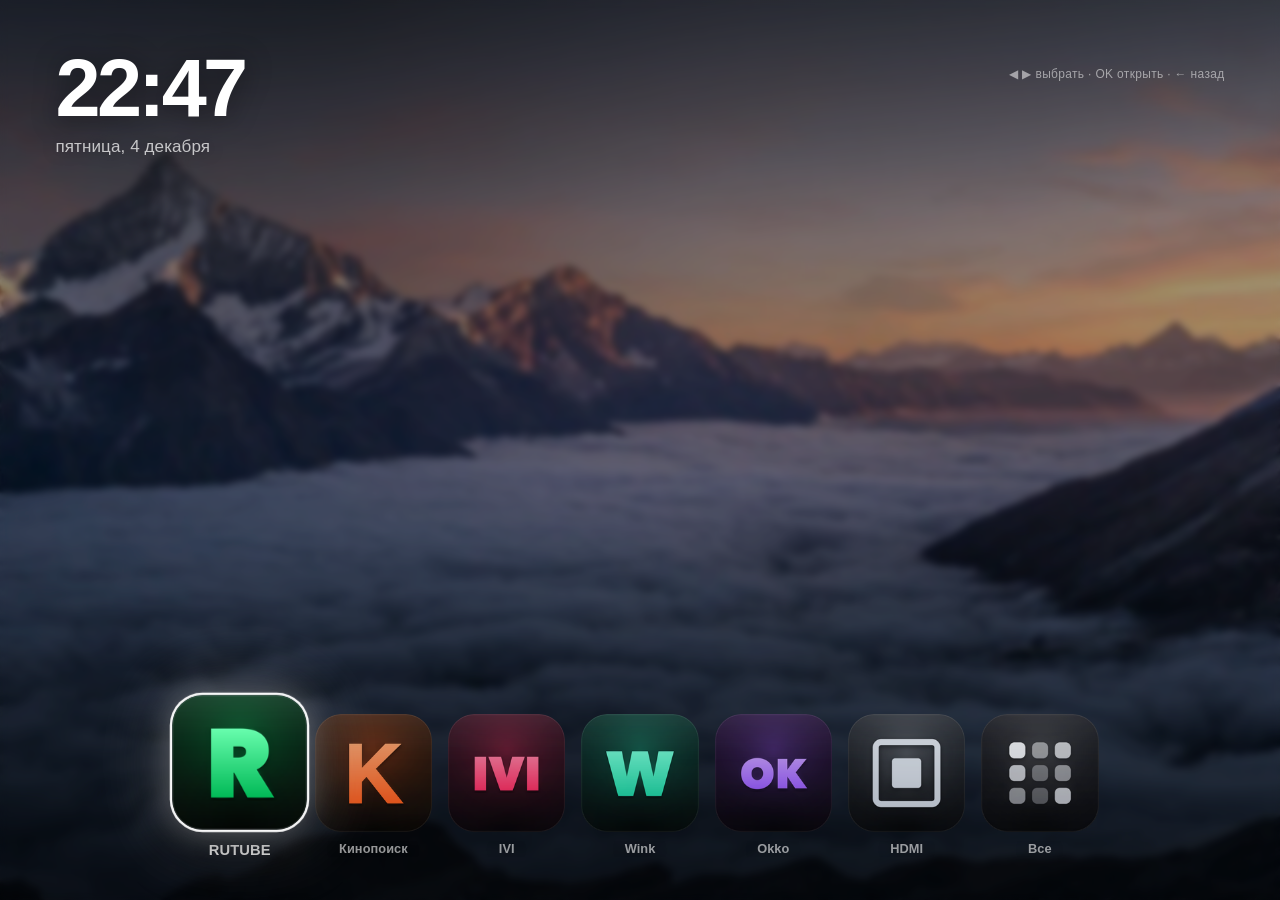
<file: launcher/AiTV/index.html>
<!DOCTYPE html>
<html lang="ru" class="prelayout">
<head>
    <meta charset="utf-8">
    <meta name="viewport" content="width=device-width, initial-scale=1, maximum-scale=1, user-scalable=no">
    <meta name="description" content="AiTV — минималистичный лаунчер для Samsung Tizen TV">
    <title>AiTV</title>
    <link rel="stylesheet" href="css/app.css">
</head>
<body class="booting">

    <!-- rotating nature wallpapers: two stacked layers cross-fading (A/B) -->
    <div class="wallpaper" id="wallpaper" aria-hidden="true">
        <div class="wp-layer" id="wpLayerA" style="background-image:url('wallpapers/01.jpg')"></div>
        <div class="wp-layer" id="wpLayerB"></div>
        <div class="wp-scrim"></div>
    </div>

    <!-- dim + blur veil, only over the wallpaper, below the UI -->
    <div class="dim" id="dim" aria-hidden="true"></div>

    <header class="topbar">
        <div class="clock-block">
            <div class="clock" id="clock">--:--</div>
            <div class="date" id="date"></div>
        </div>
        <div class="hint" id="hint">&#9664; &#9654; выбрать &middot; OK открыть &middot; &#8592; назад</div>
    </header>

    <!-- favourite apps dock, near the bottom, horizontally centred -->
    <section class="dock-wrap" aria-label="Избранное">
        <div class="dock" id="dock"></div>
    </section>

    <!-- full-screen "all apps" overlay -->
    <div class="overlay" id="overlay" aria-hidden="true">
        <div class="overlay-inner">
            <div class="overlay-head">
                <h1 class="overlay-title" id="overlayTitle">Все приложения</h1>
                <div class="hint hint-overlay" id="overlayHint">&#9664; &#9654; выбрать &middot; OK открыть &middot; &#8592; назад</div>
            </div>
            <div class="grid" id="grid"></div>
        </div>
    </div>

    <!-- transient messages (app not installed, HDMI, misconfigured id, ...) -->
    <div class="toast" id="toast" role="status" aria-live="polite"></div>

    <!-- black cover that fades away once the launcher is ready -->
    <div class="boot-veil" id="bootVeil"></div>

    <script src="js/config.js"></script>
    <script src="js/app.js"></script>
</body>
</html>
</file>
<file: launcher/AiTV/css/app.css>
/* ============================================================================
   AiTV — an Apple TV-flavoured launcher for a 2016 Samsung Tizen 2.4 (1920x1080)
   ----------------------------------------------------------------------------
   Everything is sized in `rem`. One rule sets the root size from the viewport
   width, so the whole layout scales linearly: 16px @1920 and 10.667px @1280x720.

   Tizen 2.4 note: no CSS Grid (Chrome 57+), no CSS variables (Chrome 49+), no
   flex `gap` (Chrome 84+). Flexbox + margins + transforms only. Optional
   effects (backdrop-filter) sit behind @supports and degrade to a plain dim.
   ========================================================================== */

html {
    /* 16px at 1920 wide -> 10.667px at 1280 wide */
    font-size: 0.8333333vw;
}

* {
    -webkit-tap-highlight-color: rgba(0, 0, 0, 0);
    -webkit-focus-ring-color: rgba(0, 0, 0, 0);
}

html,
body {
    margin: 0;
    padding: 0;
    width: 100%;
    height: 100%;
    overflow: hidden;
    background: #05060a;
    color: #ffffff;
    font-family: "Samsung Sans", "SamsungOne", "SamsungOneUI", -apple-system,
        "SF Pro Display", "Helvetica Neue", Roboto, "Segoe UI", Arial, sans-serif;
    -webkit-font-smoothing: antialiased;
    -webkit-user-select: none;
    user-select: none;
    -webkit-touch-callout: none;
    cursor: default;
}

body.booting {
    background: #05060a;
}

/* Before the first reveal the whole UI is laid out with transitions and
 * animations switched off, so the launcher appears already settled instead of
 * animating in from a half-baked state (and headless screenshots see the final
 * look). app.js removes .prelayout right before the boot veil fades out. */
html.prelayout *,
html.prelayout *:before,
html.prelayout *:after,
html.instant-mode *,
html.instant-mode *:before,
html.instant-mode *:after {
    -webkit-transition: none !important;
    transition: none !important;
    -webkit-animation: none !important;
    animation: none !important;
}

/* --------------------------------------------------------------- wallpaper */
.wallpaper {
    position: fixed;
    top: 0;
    left: 0;
    right: 0;
    bottom: 0;
    z-index: 0;
    overflow: hidden;
    background: #070910;
}

body.no-wallpaper .wallpaper {
    background:
        radial-gradient(80% 70% at 22% 10%, #16233a 0%, rgba(11, 14, 22, 0) 62%),
        radial-gradient(70% 60% at 82% 90%, #1d1526 0%, rgba(11, 14, 22, 0) 60%),
        linear-gradient(160deg, #0d1420 0%, #090b12 52%, #05060a 100%);
}

.wp-layer {
    position: absolute;
    top: -3%;
    left: -3%;
    width: 106%;
    height: 106%;
    background-repeat: no-repeat;
    background-position: center center;
    background-size: cover;
    opacity: 0;
    transform: scale(1);
    -webkit-transform: scale(1);
    -webkit-backface-visibility: hidden;
    backface-visibility: hidden;
    transition: opacity 1.6s ease;
    -webkit-transition: opacity 1.6s ease;
}

/* the slow Ken Burns drift: 1.00 -> 1.06 over the wallpaper lifetime */
@-webkit-keyframes aity-kenburns {
    from { -webkit-transform: scale(1) translateZ(0); }
    to   { -webkit-transform: scale(1.06) translateZ(0); }
}

@keyframes aity-kenburns {
    from { transform: scale(1) translateZ(0); }
    to   { transform: scale(1.06) translateZ(0); }
}

.wp-layer.kb {
    -webkit-animation: aity-kenburns 45s linear forwards;
    animation: aity-kenburns 45s linear forwards;
}

.wp-scrim {
    position: absolute;
    top: 0;
    left: 0;
    right: 0;
    bottom: 0;
    background:
        radial-gradient(120% 95% at 26% 0%, rgba(0, 0, 0, 0.34), rgba(0, 0, 0, 0) 62%),
        linear-gradient(
            to bottom,
            rgba(4, 6, 10, 0.60) 0%,
            rgba(4, 6, 10, 0.22) 24%,
            rgba(4, 6, 10, 0.10) 50%,
            rgba(4, 6, 10, 0.48) 78%,
            rgba(3, 5, 9, 0.84) 100%
        );
}

/* focus dim: one thin veil over wallpaper only (below all UI) */
.dim {
    position: fixed;
    top: 0;
    left: 0;
    right: 0;
    bottom: 0;
    z-index: 1;
    pointer-events: none;
    background: rgba(3, 5, 10, 0);
    transition: background 0.32s ease;
    -webkit-transition: background 0.32s ease;
}

body.dock-focused .dim,
body.overlay-open .dim {
    background: rgba(3, 5, 10, 0.24);
}

@supports ((-webkit-backdrop-filter: blur(2px)) or (backdrop-filter: blur(2px))) {
    body.dock-focused .dim {
        -webkit-backdrop-filter: blur(0.36rem) saturate(1.04);
        backdrop-filter: blur(0.36rem) saturate(1.04);
    }
    body.overlay-open .dim {
        -webkit-backdrop-filter: blur(0.65rem) saturate(1.05);
        backdrop-filter: blur(0.65rem) saturate(1.05);
    }
}

/* ------------------------------------------------------------------ topbar */
.topbar {
    position: fixed;
    top: 0;
    left: 0;
    right: 0;
    z-index: 10;
    padding: 5.4rem 6.8rem 0 6.8rem;
    display: -webkit-box;
    display: -webkit-flex;
    display: flex;
    -webkit-box-pack: justify;
    -webkit-justify-content: space-between;
    justify-content: space-between;
    -webkit-box-align: start;
    -webkit-align-items: flex-start;
    align-items: flex-start;
    pointer-events: none;
}

.clock-block {
    opacity: 0;
    transform: translateY(-0.6rem);
    -webkit-transform: translateY(-0.6rem);
    transition: opacity 0.7s ease 0.1s, transform 0.7s ease 0.1s;
    -webkit-transition: opacity 0.7s ease 0.1s, -webkit-transform 0.7s ease 0.1s;
}

body.ready .clock-block {
    opacity: 1;
    transform: translateY(0);
    -webkit-transform: translateY(0);
}

.clock {
    font-size: 7.6rem;
    line-height: 0.92;
    font-weight: 600;
    letter-spacing: -0.045em;
    color: #ffffff;
    text-shadow: 0 0.25rem 2.6rem rgba(0, 0, 0, 0.45);
    font-variant-numeric: tabular-nums;
}

.date {
    margin-top: 1.05rem;
    font-size: 1.6rem;
    font-weight: 500;
    letter-spacing: 0.005em;
    color: rgba(255, 255, 255, 0.72);
    text-shadow: 0 0.1rem 1.4rem rgba(0, 0, 0, 0.4);
}

.hint {
    margin-top: 1.5rem;
    font-size: 1.12rem;
    font-weight: 500;
    letter-spacing: 0.03em;
    white-space: nowrap;
    color: rgba(255, 255, 255, 0.52);
    opacity: 0;
    transition: opacity 0.6s ease 0.25s;
    -webkit-transition: opacity 0.6s ease 0.25s;
}

body.ready .hint {
    opacity: 1;
}

/* -------------------------------------------------------------------- dock */
.dock-wrap {
    position: fixed;
    left: 0;
    right: 0;
    bottom: 2.6rem;
    z-index: 20;
    display: -webkit-box;
    display: -webkit-flex;
    display: flex;
    -webkit-box-pack: center;
    -webkit-justify-content: center;
    justify-content: center;
    pointer-events: none;
}

.dock {
    display: -webkit-box;
    display: -webkit-flex;
    display: flex;
    -webkit-box-align: start;
    -webkit-align-items: flex-start;
    align-items: flex-start;
    -webkit-box-pack: center;
    -webkit-justify-content: center;
    justify-content: center;
    -webkit-transition: opacity 0.32s ease, -webkit-transform 0.32s ease;
    transition: opacity 0.32s ease, transform 0.32s ease;
    opacity: 0;
    transform: translateY(1.4rem);
    -webkit-transform: translateY(1.4rem);
}

body.ready .dock {
    opacity: 1;
    transform: translateY(0);
    -webkit-transform: translateY(0);
}

body.overlay-open .dock {
    /* the overlay covers the screen; a faint dock would read as a ghost row */
    opacity: 0;
    transform: translateY(1rem) scale(0.985);
    -webkit-transform: translateY(1rem) scale(0.985);
}

.tile {
    position: relative;
    width: 11rem;
    margin: 0 0.75rem;
    padding-bottom: 1.4rem; /* keeps the scaled tile glow clear of the screen edge */
    -webkit-transform-origin: 50% 62%;
    transform-origin: 50% 62%;
    -webkit-transition: -webkit-transform 0.26s cubic-bezier(0.22, 0.61, 0.36, 1);
    transition: transform 0.26s cubic-bezier(0.22, 0.61, 0.36, 1);
}

.tile-icon {
    position: relative;
    width: 11rem;
    height: 11rem;
    border-radius: 2.475rem; /* = 0.225 * size, matches the PNG corner radius */
    background: rgba(255, 255, 255, 0.06);
    -webkit-transition: box-shadow 0.26s cubic-bezier(0.22, 0.61, 0.36, 1),
        opacity 0.26s ease;
    transition: box-shadow 0.26s cubic-bezier(0.22, 0.61, 0.36, 1),
        opacity 0.26s ease;
}

.tile-icon img {
    display: block;
    width: 100%;
    height: 100%;
    border-radius: 2.475rem;
    -webkit-user-drag: none;
    pointer-events: none;
}

.tile-label {
    margin-top: 0.9rem;
    font-size: 1.2rem;
    font-weight: 600;
    line-height: 1.25;
    letter-spacing: 0.005em;
    text-align: center;
    white-space: nowrap;
    overflow: hidden;
    text-overflow: ellipsis;
    color: rgba(255, 255, 255, 0.70);
    text-shadow: 0 0.1rem 1.2rem rgba(0, 0, 0, 0.45);
    -webkit-transition: color 0.22s ease;
    transition: color 0.22s ease;
}

/* the focused tile: 1.15x, white ring + soft glow */
.tile.focused {
    z-index: 5;
    -webkit-transform: scale(1.15) translateY(-0.35rem);
    transform: scale(1.15) translateY(-0.35rem);
}

.tile.focused .tile-icon {
    box-shadow:
        0 0 0 0.2rem rgba(255, 255, 255, 0.96),
        0 0 2.6rem 0.15rem rgba(255, 255, 255, 0.28),
        0 0 6.2rem 0.75rem rgba(255, 255, 255, 0.18),
        0 2rem 3.8rem rgba(0, 0, 0, 0.5);
}

.tile.focused .tile-label {
    color: #ffffff;
    font-weight: 600;
}

/* dim the siblings a touch so the ring reads clearly */
.dock.has-focus .tile:not(.focused) .tile-icon,
.grid.has-focus .tile:not(.focused) .tile-icon {
    opacity: 0.86;
}

.dock.has-focus .tile:not(.focused) .tile-label,
.grid.has-focus .tile:not(.focused) .tile-label {
    color: rgba(255, 255, 255, 0.58);
}

/* quick press feedback before an app comes to the front */
.tile.pressed .tile-icon {
    box-shadow:
        0 0 0 0.18rem rgba(255, 255, 255, 1),
        0 0 7rem 1.2rem rgba(255, 255, 255, 0.34),
        0 2rem 3.8rem rgba(0, 0, 0, 0.5);
}

.tile.pressed {
    -webkit-transform: scale(1.11) translateY(-0.35rem);
    transform: scale(1.11) translateY(-0.35rem);
}

/* ------------------------------------------------------------ all-apps overlay */
.overlay {
    position: fixed;
    top: 0;
    left: 0;
    right: 0;
    bottom: 0;
    z-index: 30;
    padding: 4.4rem 6.8rem 3.6rem 6.8rem;
    background: rgba(7, 9, 14, 0.90);
    opacity: 0;
    visibility: hidden;
    -webkit-transition: opacity 0.28s ease, visibility 0.28s ease;
    transition: opacity 0.28s ease, visibility 0.28s ease;
}

@supports ((-webkit-backdrop-filter: blur(2px)) or (backdrop-filter: blur(2px))) {
    .overlay {
        background: rgba(7, 9, 14, 0.62);
        -webkit-backdrop-filter: blur(1.75rem) saturate(1.15);
        backdrop-filter: blur(1.75rem) saturate(1.15);
    }
}

.overlay.open {
    opacity: 1;
    visibility: visible;
}

.overlay-inner {
    height: 100%;
    display: -webkit-box;
    display: -webkit-flex;
    display: flex;
    -webkit-box-orient: vertical;
    -webkit-flex-direction: column;
    flex-direction: column;
}

.overlay-head {
    display: -webkit-box;
    display: -webkit-flex;
    display: flex;
    -webkit-box-pack: justify;
    -webkit-justify-content: space-between;
    justify-content: space-between;
    -webkit-box-align: baseline;
    -webkit-align-items: baseline;
    align-items: baseline;
    margin-bottom: 3.4rem;
}

.overlay-title {
    margin: 0;
    font-size: 2.5rem;
    font-weight: 600;
    letter-spacing: -0.02em;
    color: #ffffff;
}

.hint-overlay {
    margin-top: 0;
}

.overlay .grid {
    -webkit-box-flex: 1;
    -webkit-flex: 1 1 auto;
    flex: 1 1 auto;
}

/* --------------------------------------------------------------- apps grid */
.grid {
    display: -webkit-box;
    display: -webkit-flex;
    display: flex;
    -webkit-flex-wrap: wrap;
    flex-wrap: wrap;
    -webkit-box-pack: center;
    -webkit-justify-content: center;
    justify-content: center;
    -webkit-align-content: center;
    align-content: center;
    max-width: 90rem; /* exactly 7 tiles per row (each tile + margins = 11.9rem) */
    margin: 0 auto;
    -webkit-box-sizing: border-box;
    box-sizing: border-box;
}

.grid .tile {
    width: 9.6rem;
    margin: 0 1.15rem 2.9rem 1.15rem;
    padding-bottom: 0;
}

.grid .tile-icon {
    width: 9.6rem;
    height: 9.6rem;
    border-radius: 2.16rem;
}

.grid .tile-icon img {
    border-radius: 2.16rem;
}

.grid .tile-label {
    margin-top: 0.8rem;
    font-size: 1.06rem;
}

.grid .tile.focused {
    -webkit-transform: scale(1.13) translateY(-0.15rem);
    transform: scale(1.13) translateY(-0.15rem);
}

.grid .tile.focused .tile-icon {
    box-shadow:
        0 0 0 0.16rem rgba(255, 255, 255, 0.95),
        0 0 2.2rem 0.1rem rgba(255, 255, 255, 0.24),
        0 0 5rem 0.6rem rgba(255, 255, 255, 0.15),
        0 1.8rem 3.4rem rgba(0, 0, 0, 0.45);
}

/* ------------------------------------------------------------------- toast */
.toast {
    position: fixed;
    left: 50%;
    bottom: 2.2rem;
    z-index: 40;
    max-width: 64rem;
    padding: 1.05rem 2.1rem;
    border-radius: 1.1rem;
    background: rgba(18, 20, 27, 0.94);
    border: 0.08rem solid rgba(255, 255, 255, 0.14);
    box-shadow: 0 1.4rem 3.4rem rgba(0, 0, 0, 0.45);
    font-size: 1.14rem;
    font-weight: 500;
    line-height: 1.35;
    letter-spacing: 0.005em;
    text-align: center;
    color: rgba(255, 255, 255, 0.94);
    opacity: 0;
    -webkit-transform: translateX(-50%) translateY(0.8rem);
    transform: translateX(-50%) translateY(0.8rem);
    -webkit-transition: opacity 0.24s ease, -webkit-transform 0.24s ease;
    transition: opacity 0.24s ease, transform 0.24s ease;
    pointer-events: none;
}

.toast.show {
    opacity: 1;
    -webkit-transform: translateX(-50%) translateY(0);
    transform: translateX(-50%) translateY(0);
}

/* --------------------------------------------------------- boot fade cover */
.boot-veil {
    position: fixed;
    top: 0;
    left: 0;
    right: 0;
    bottom: 0;
    z-index: 60;
    background: #05060a;
    opacity: 1;
    -webkit-transition: opacity 0.7s ease;
    transition: opacity 0.7s ease;
    pointer-events: none;
}

body.ready .boot-veil {
    opacity: 0;
}

/* Safety net: 1.2 s after the reveal, force the settled state. On the TV the
 * transitions have finished long before that, so this is a no-op; in a headless
 * browser (or any engine whose transition clock is frozen) it guarantees that a
 * screenshot taken at any later moment shows a fully composed screen. */
body.revealed .boot-veil {
    display: none;
}

body.revealed .clock-block,
body.revealed .hint,
body.revealed:not(.overlay-open) .dock {
    opacity: 1 !important;
    -webkit-transition: none !important;
    transition: none !important;
}

body.revealed .clock-block,
body.revealed:not(.overlay-open) .dock {
    -webkit-transform: none !important;
    transform: none !important;
}

body.revealed .overlay.open {
    opacity: 1 !important;
    visibility: visible !important;
}

/* 720p stays perfectly usable; nothing else to change because of rem units */
@media (max-width: 1500px) {
    .topbar {
        padding: 4.8rem 5.2rem 0 5.2rem;
    }
}

/* ---------- "Samsung Smart Hub" instruction panel (Smart Hub tile) -------- */
.samsung-panel {
    position: fixed; inset: 0; z-index: 40; display: none;
    background: rgba(4, 6, 10, 0.86);
    -webkit-box-align: center; align-items: center; -webkit-box-pack: center; justify-content: center;
}
.samsung-panel.open { display: -webkit-box; display: flex; }
.samsung-panel-inner {
    max-width: 62rem; padding: 3rem 4rem; text-align: center;
    background: rgba(18, 24, 34, 0.96); border: 1px solid rgba(255,255,255,0.14);
    border-radius: 1.6rem; box-shadow: 0 2rem 6rem rgba(0,0,0,0.6);
}
.samsung-panel-title { font-size: 2.6rem; font-weight: 700; color: #fff; margin-bottom: 1.4rem; }
.samsung-panel-text { font-size: 1.7rem; line-height: 1.55; color: rgba(255,255,255,0.9); }
.samsung-panel-text b { color: #7fb2ff; }
.samsung-panel-hint { margin-top: 2rem; font-size: 1.3rem; color: rgba(255,255,255,0.55); }

/* ---------- background sleep: keep the process alive, less memory ---------- */
body.asleep { background: #0b0f14; }
body.asleep .wp-layer,
body.asleep .kb,
body.asleep .tile { -webkit-animation-play-state: paused; animation-play-state: paused; }
</file>
